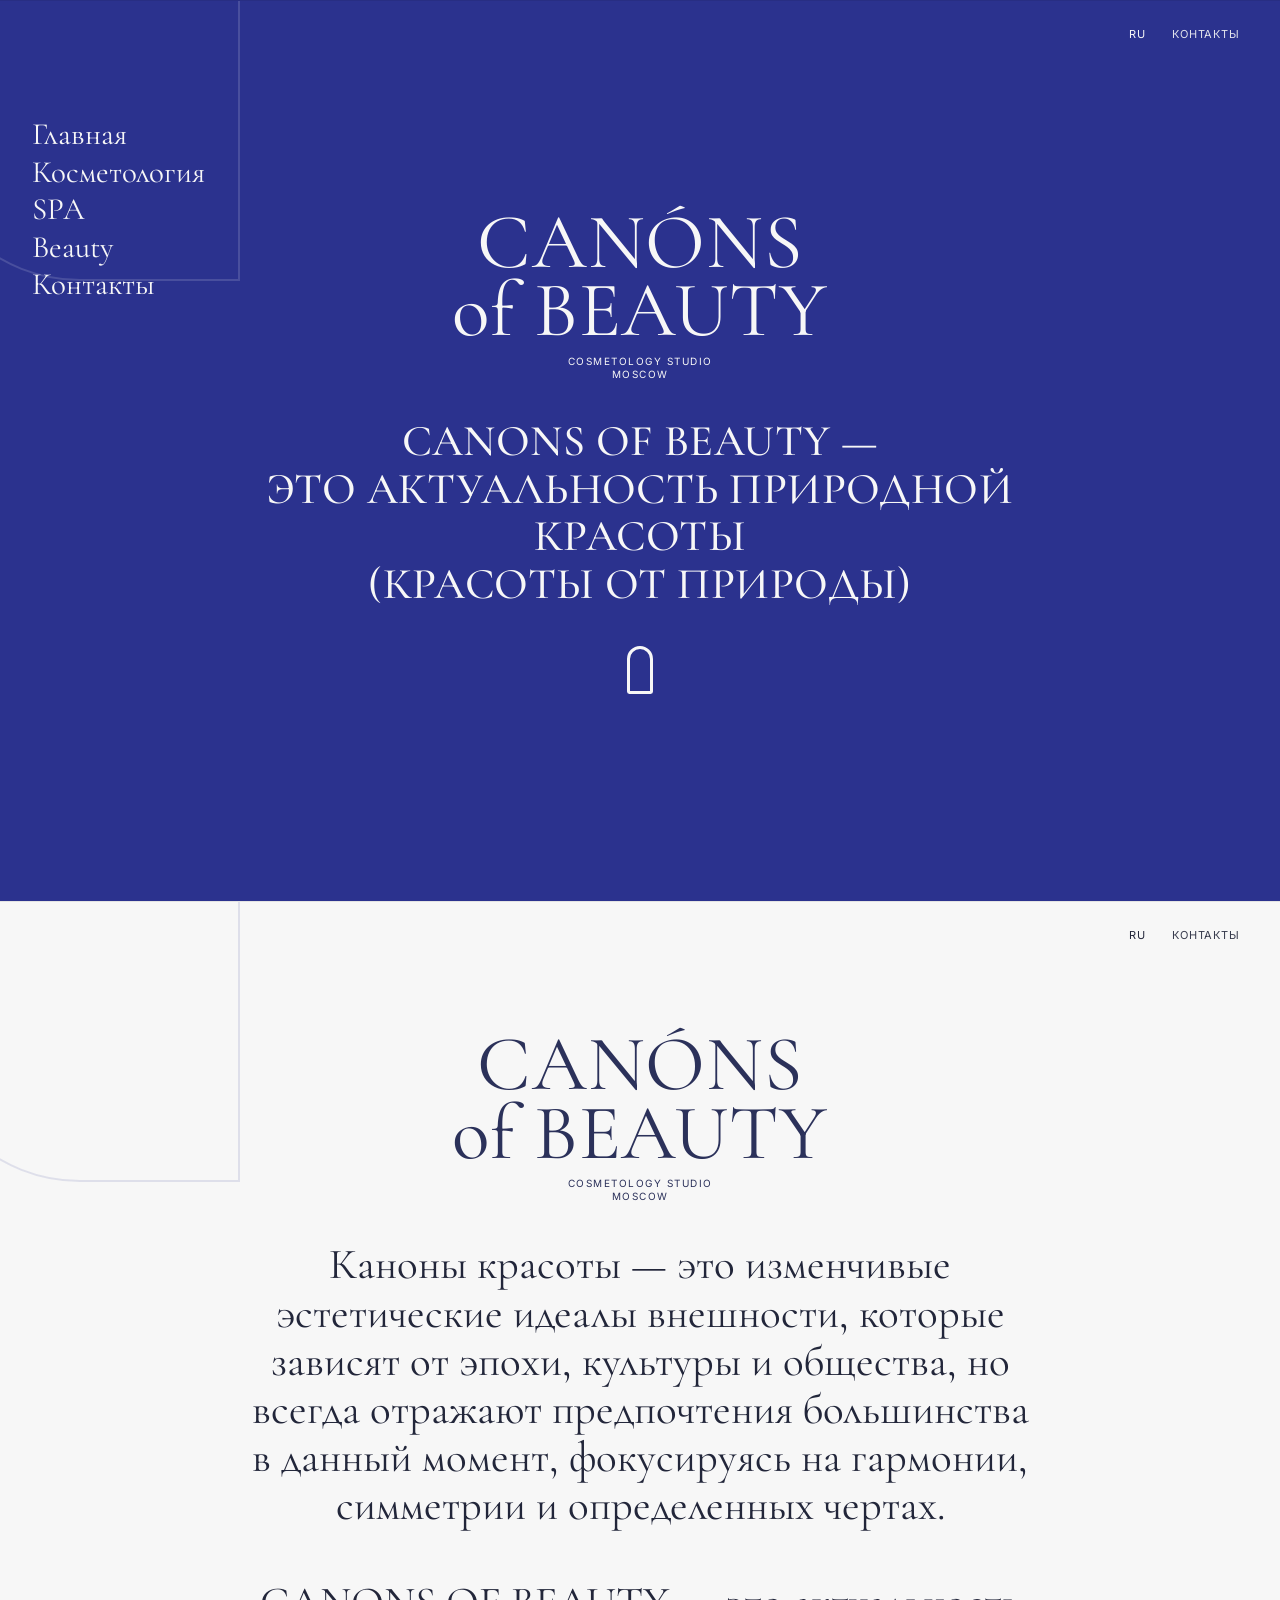
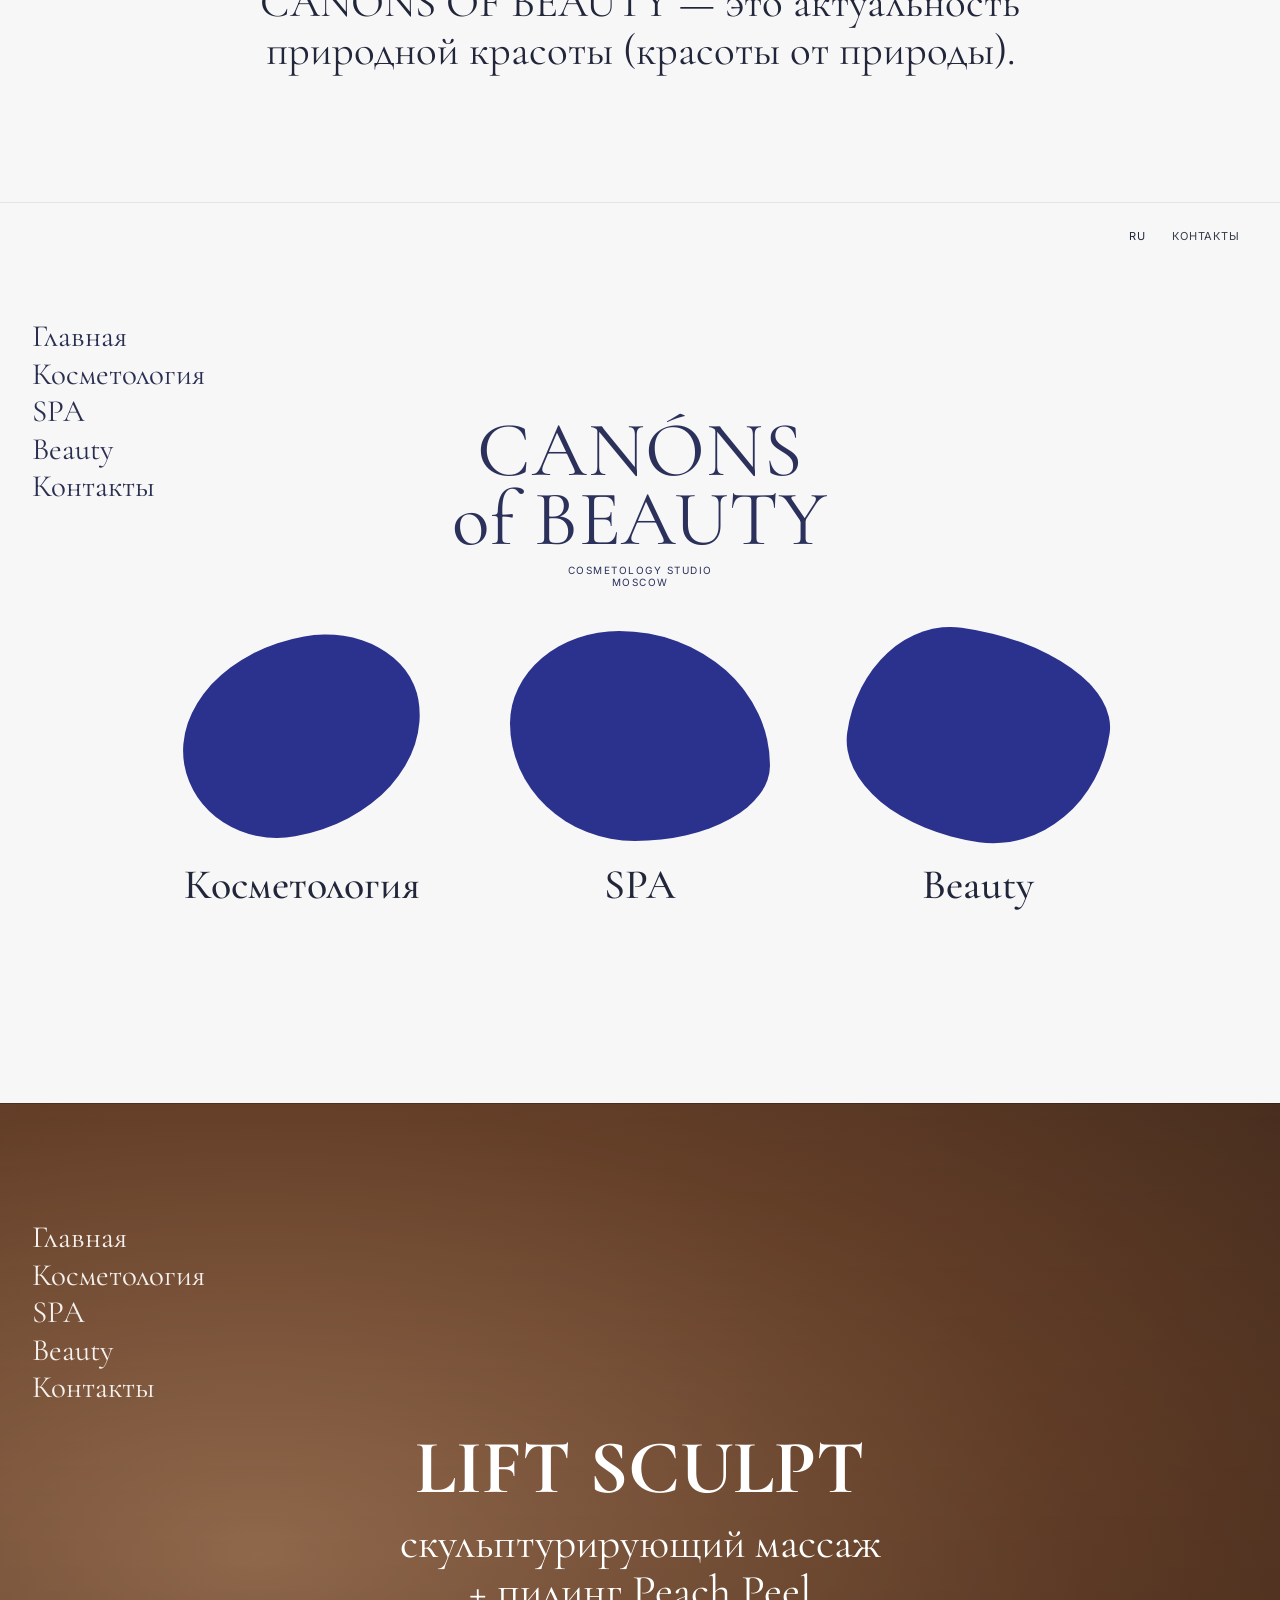
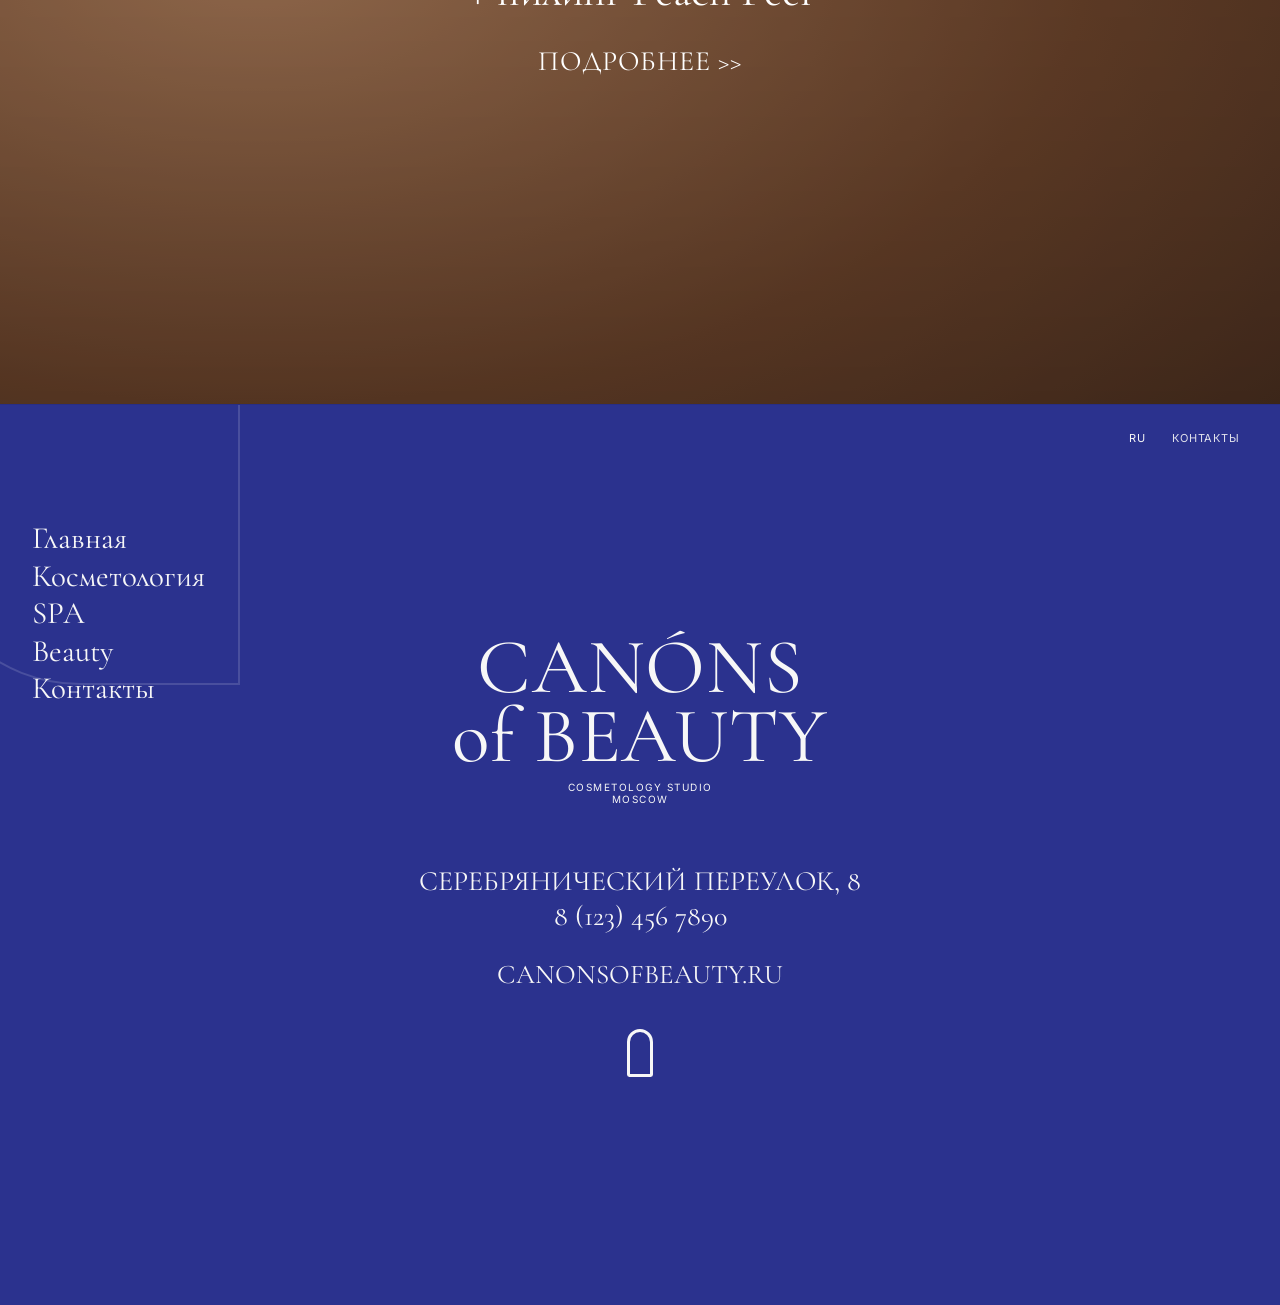
<file: index.html>
<!doctype html>
<html lang="ru">
<head>
  <meta charset="UTF-8" />
  <meta name="viewport" content="width=device-width,initial-scale=1" />
  <title>Canóns of Beauty</title>
  <link rel="preconnect" href="https://fonts.googleapis.com">
  <link rel="preconnect" href="https://fonts.gstatic.com" crossorigin>
  <link href="https://fonts.googleapis.com/css2?family=Cormorant+Garamond:wght@400;500;600;700&family=Inter:wght@300;400;500&display=swap" rel="stylesheet">
  <link rel="stylesheet" href="style.css" />
</head>
<body>

  <button class="burger" aria-label="Открыть меню" aria-expanded="false">
    <span></span><span></span><span></span>
  </button>

  <nav class="mobile-menu" aria-label="Мобильная навигация">
    <a href="#home">Главная</a>
    <a href="#cosmetology">Косметология</a>
    <a href="#spa">SPA</a>
    <a href="#beauty">Beauty</a>
    <a href="#contact">Контакты</a>
  </nav>

  <section id="home" class="screen screen-blue hero">
    <div class="arch"></div>
    <header class="topbar">
      <div class="lang">RU</div>
      <a class="contact-link" href="#contact">КОНТАКТЫ</a>
    </header>

    <aside class="side-nav">
      <a href="#home">Главная</a>
      <a href="#cosmetology">Косметология</a>
      <a href="#spa">SPA</a>
      <a href="#beauty">Beauty</a>
      <a href="#contact">Контакты</a>
    </aside>

    <div class="center-content">
      <div class="logo-block">
        <p class="logo-main">CANÓNS<br>of BEAUTY</p>
        <p class="logo-sub">COSMETOLOGY STUDIO<br>MOSCOW</p>
      </div>

      <h1>CANONS OF BEAUTY —<br>ЭТО АКТУАЛЬНОСТЬ ПРИРОДНОЙ КРАСОТЫ<br>(КРАСОТЫ ОТ ПРИРОДЫ)</h1>

      <div class="mark" aria-hidden="true"></div>
    </div>
  </section>

  <section class="screen screen-light manifesto">
    <div class="arch"></div>
    <header class="topbar light">
      <div class="lang">RU</div>
      <a class="contact-link" href="#contact">КОНТАКТЫ</a>
    </header>

    <div class="center-content narrow">
      <div class="logo-block dark">
        <p class="logo-main">CANÓNS<br>of BEAUTY</p>
        <p class="logo-sub">COSMETOLOGY STUDIO<br>MOSCOW</p>
      </div>

      <p class="manifesto-text">
        Каноны красоты — это изменчивые эстетические идеалы внешности,
        которые зависят от эпохи, культуры и общества,
        но всегда отражают предпочтения большинства в данный момент,
        фокусируясь на гармонии, симметрии и определенных чертах.<br><br>
        CANONS OF BEAUTY — это актуальность природной красоты
        (красоты от природы).
      </p>
    </div>
  </section>

  <section id="cosmetology" class="screen screen-light directions">
    <header class="topbar light">
      <div class="lang">RU</div>
      <a class="contact-link" href="#contact">КОНТАКТЫ</a>
    </header>

    <aside class="side-nav dark">
      <a href="#home">Главная</a>
      <a href="#cosmetology">Косметология</a>
      <a href="#spa">SPA</a>
      <a href="#beauty">Beauty</a>
      <a href="#contact">Контакты</a>
    </aside>

    <div class="center-content">
      <div class="logo-block dark compact">
        <p class="logo-main">CANÓNS<br>of BEAUTY</p>
        <p class="logo-sub">COSMETOLOGY STUDIO<br>MOSCOW</p>
      </div>

      <div class="blob-grid">
        <article>
          <div class="blob blob-a"></div>
          <h2>Косметология</h2>
        </article>
        <article>
          <div class="blob blob-b"></div>
          <h2>SPA</h2>
        </article>
        <article id="beauty">
          <div class="blob blob-c"></div>
          <h2>Beauty</h2>
        </article>
      </div>
    </div>
  </section>

  <section id="spa" class="screen treatment">
    <div class="overlay"></div>
    <aside class="side-nav">
      <a href="#home">Главная</a>
      <a href="#cosmetology">Косметология</a>
      <a href="#spa">SPA</a>
      <a href="#beauty">Beauty</a>
      <a href="#contact">Контакты</a>
    </aside>

    <div class="center-content">
      <h3>LIFT SCULPT</h3>
      <p>скульптурирующий массаж<br>+ пилинг Peach Peel</p>
      <a href="#contact" class="more">ПОДРОБНЕЕ &gt;&gt;</a>
    </div>
  </section>

  <footer id="contact" class="screen screen-blue footer">
    <div class="arch"></div>
    <header class="topbar">
      <div class="lang">RU</div>
      <a class="contact-link" href="#contact">КОНТАКТЫ</a>
    </header>

    <aside class="side-nav">
      <a href="#home">Главная</a>
      <a href="#cosmetology">Косметология</a>
      <a href="#spa">SPA</a>
      <a href="#beauty">Beauty</a>
      <a href="#contact">Контакты</a>
    </aside>

    <div class="center-content">
      <div class="logo-block">
        <p class="logo-main">CANÓNS<br>of BEAUTY</p>
        <p class="logo-sub">COSMETOLOGY STUDIO<br>MOSCOW</p>
      </div>

      <address>
        СЕРЕБРЯНИЧЕСКИЙ ПЕРЕУЛОК, 8<br>
        <a href="tel:+71234567890">8 (123) 456 7890</a>
      </address>

      <p class="domain">CANONSOFBEAUTY.RU</p>
      <div class="mark" aria-hidden="true"></div>
    </div>
  </footer>

  <script>
    const burger = document.querySelector('.burger');
    const navLinks = document.querySelectorAll('.side-nav a, .mobile-menu a');

    if (burger) {
      burger.addEventListener('click', () => {
        const isOpen = document.body.classList.toggle('menu-open');
        burger.setAttribute('aria-expanded', String(isOpen));
      });
    }

    navLinks.forEach((link) => {
      link.addEventListener('click', () => {
        document.body.classList.remove('menu-open');
        burger?.setAttribute('aria-expanded', 'false');
      });
    });
  </script>

</body>
</html>
</file>
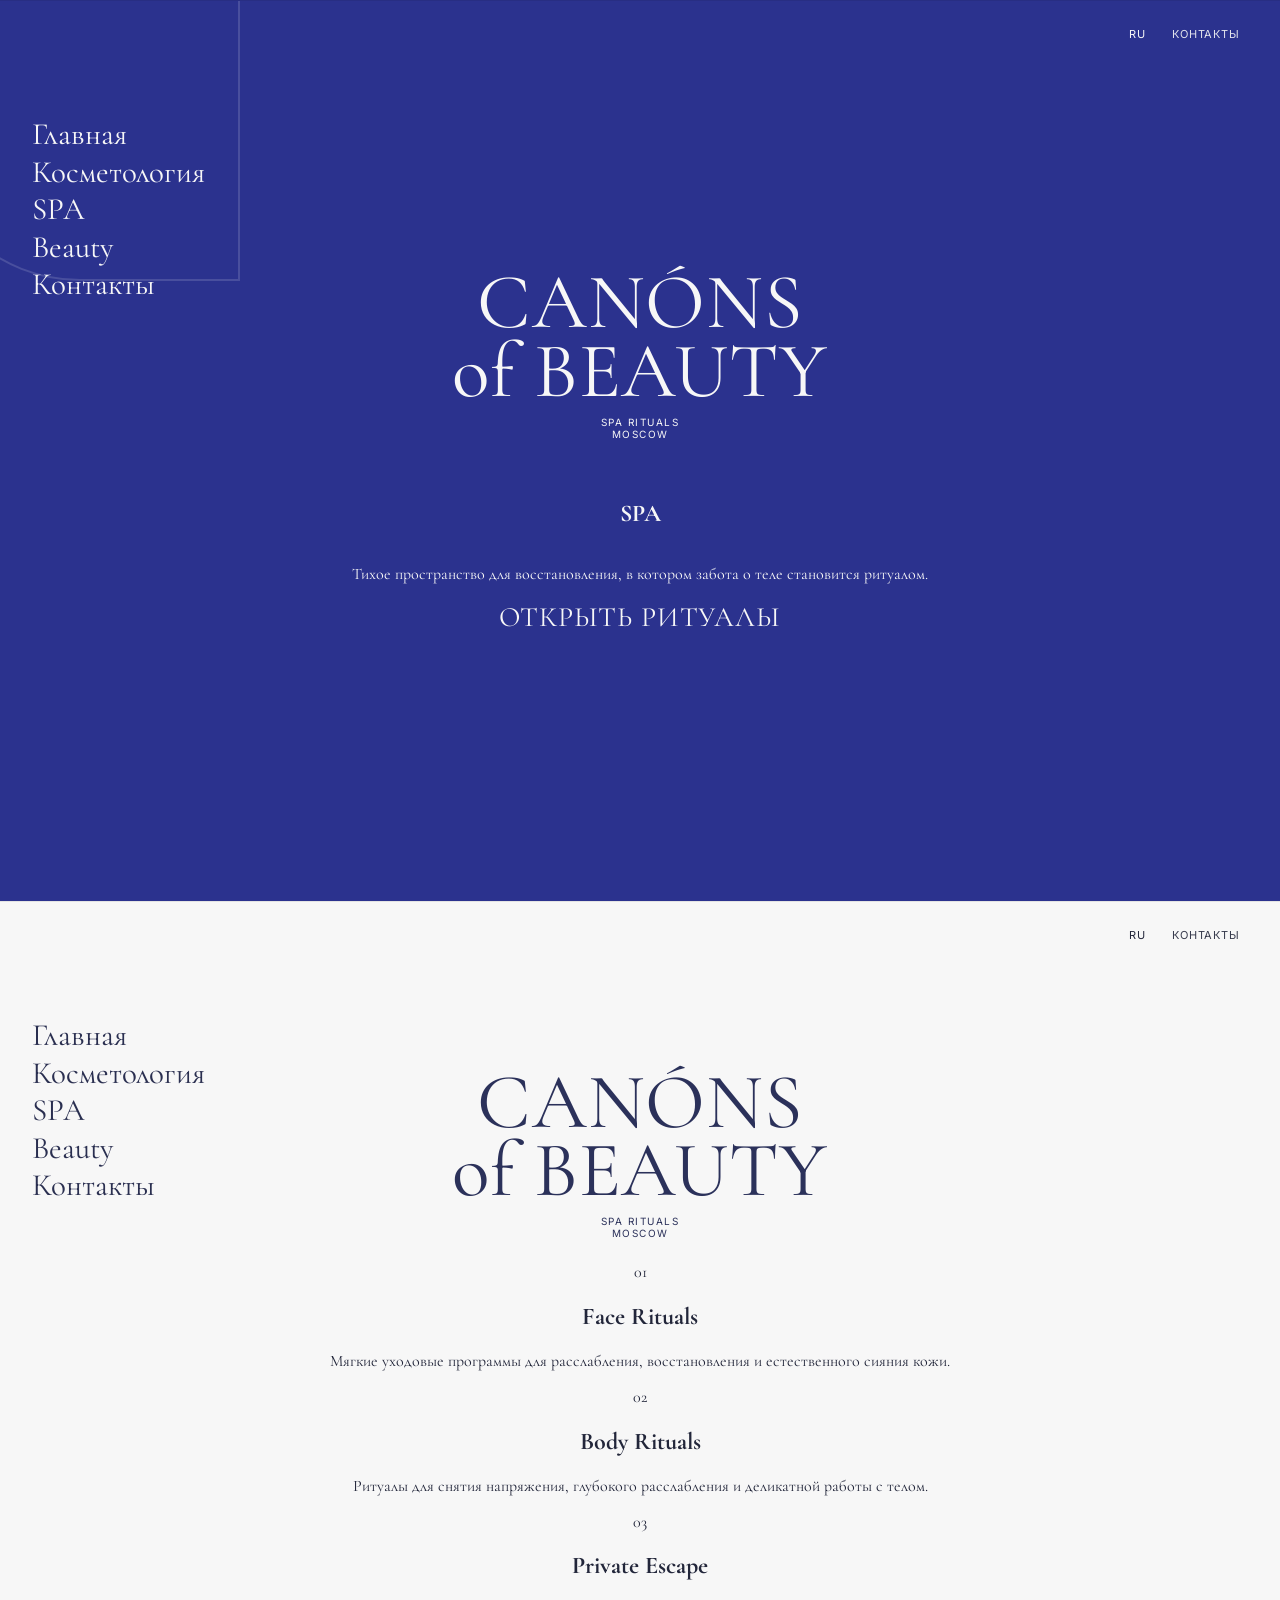
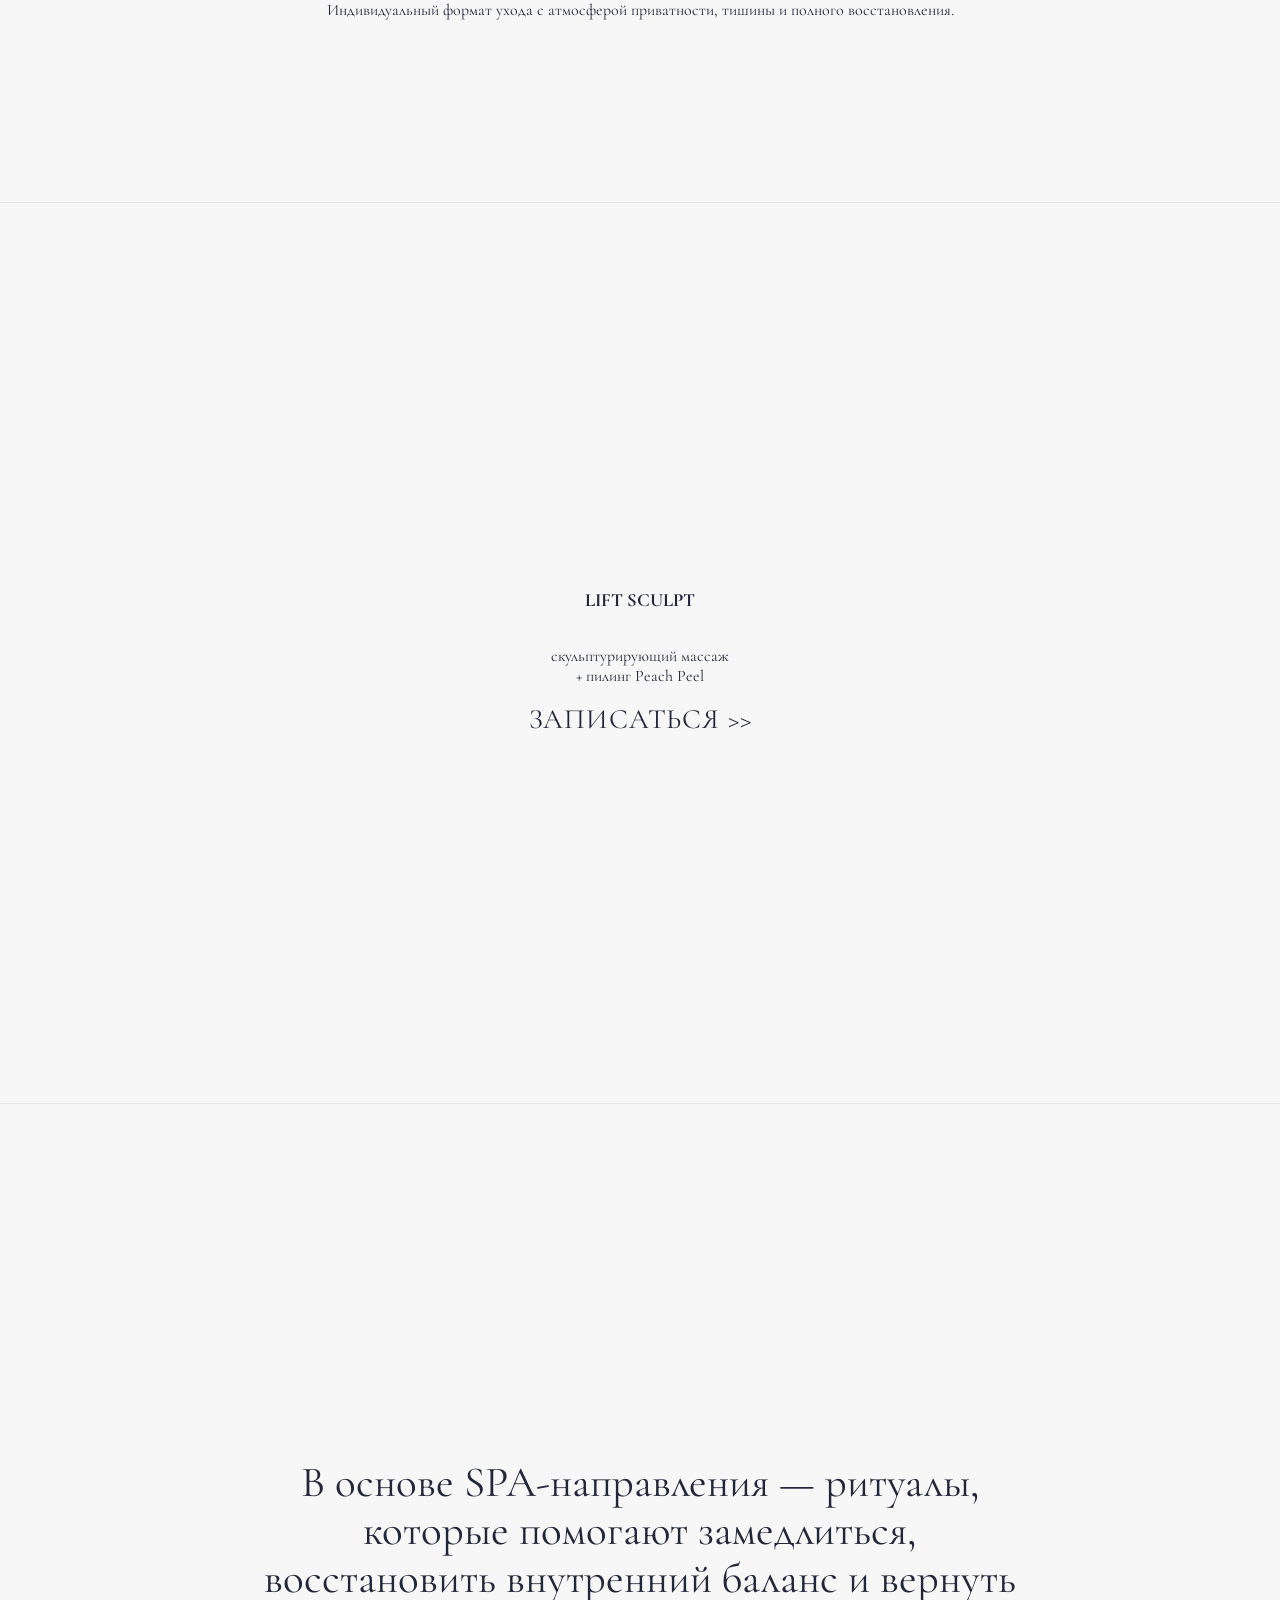
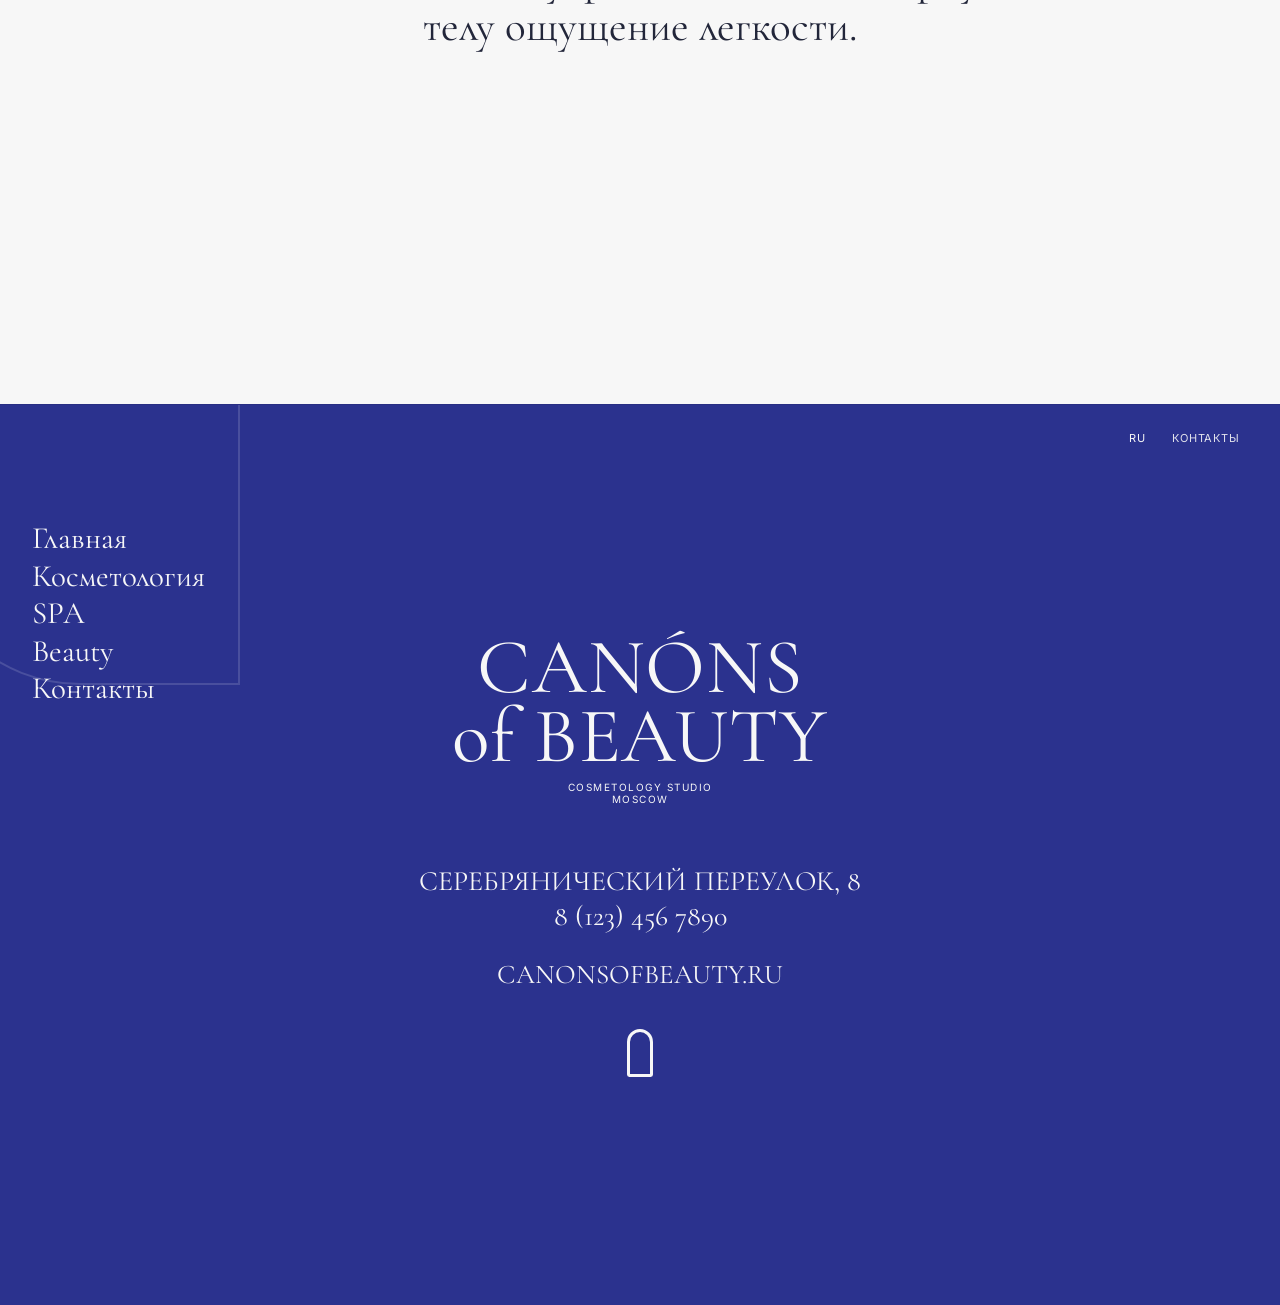
<file: spa.html>
<!doctype html>
<html lang="ru">
<head>
  <meta charset="UTF-8" />
  <meta name="viewport" content="width=device-width,initial-scale=1" />
  <title>SPA — Canóns of Beauty</title>
  <link rel="preconnect" href="https://fonts.googleapis.com">
  <link rel="preconnect" href="https://fonts.gstatic.com" crossorigin>
  <link href="https://fonts.googleapis.com/css2?family=Cormorant+Garamond:wght@400;500;600;700&family=Inter:wght@300;400;500&display=swap" rel="stylesheet">
  <link rel="stylesheet" href="style.css" />
</head>
<body>
  <button class="burger burger-dark" aria-label="Открыть меню" aria-expanded="false">
    <span></span><span></span><span></span>
  </button>

  <nav class="mobile-menu" aria-label="Мобильная навигация">
    <a href="./index.html#home">Главная</a>
    <a href="./index.html#cosmetology">Косметология</a>
    <a href="./spa.html">SPA</a>
    <a href="./index.html#beauty">Beauty</a>
    <a href="#contact">Контакты</a>
  </nav>

  <section class="screen screen-blue spa-hero">
    <div class="arch"></div>
    <header class="topbar">
      <div class="lang">RU</div>
      <a class="contact-link" href="#contact">КОНТАКТЫ</a>
    </header>

    <aside class="side-nav">
      <a href="./index.html#home">Главная</a>
      <a href="./index.html#cosmetology">Косметология</a>
      <a href="./spa.html">SPA</a>
      <a href="./index.html#beauty">Beauty</a>
      <a href="#contact">Контакты</a>
    </aside>

    <div class="center-content spa-intro">
      <div class="logo-block">
        <p class="logo-main">CANÓNS<br>of BEAUTY</p>
        <p class="logo-sub">SPA RITUALS<br>MOSCOW</p>
      </div>
      <h1>SPA</h1>
      <p class="spa-lead">Тихое пространство для восстановления, в котором забота о теле становится ритуалом.</p>
      <a href="#rituals" class="more">ОТКРЫТЬ РИТУАЛЫ</a>
    </div>
  </section>

  <section id="rituals" class="screen screen-light spa-grid-section">
    <header class="topbar light">
      <div class="lang">RU</div>
      <a class="contact-link" href="#contact">КОНТАКТЫ</a>
    </header>

    <aside class="side-nav dark">
      <a href="./index.html#home">Главная</a>
      <a href="./index.html#cosmetology">Косметология</a>
      <a href="./spa.html">SPA</a>
      <a href="./index.html#beauty">Beauty</a>
      <a href="#contact">Контакты</a>
    </aside>

    <div class="center-content spa-grid-wrap">
      <div class="logo-block dark compact">
        <p class="logo-main">CANÓNS<br>of BEAUTY</p>
        <p class="logo-sub">SPA RITUALS<br>MOSCOW</p>
      </div>

      <div class="spa-grid">
        <article class="spa-card">
          <span class="spa-number">01</span>
          <h2>Face Rituals</h2>
          <p>Мягкие уходовые программы для расслабления, восстановления и естественного сияния кожи.</p>
        </article>
        <article class="spa-card">
          <span class="spa-number">02</span>
          <h2>Body Rituals</h2>
          <p>Ритуалы для снятия напряжения, глубокого расслабления и деликатной работы с телом.</p>
        </article>
        <article class="spa-card">
          <span class="spa-number">03</span>
          <h2>Private Escape</h2>
          <p>Индивидуальный формат ухода с атмосферой приватности, тишины и полного восстановления.</p>
        </article>
      </div>
    </div>
  </section>

  <section class="screen spa-ritual-banner">
    <aside class="side-nav">
      <a href="./index.html#home">Главная</a>
      <a href="./index.html#cosmetology">Косметология</a>
      <a href="./spa.html">SPA</a>
      <a href="./index.html#beauty">Beauty</a>
      <a href="#contact">Контакты</a>
    </aside>

    <div class="center-content">
      <h3>LIFT SCULPT</h3>
      <p>скульптурирующий массаж<br>+ пилинг Peach Peel</p>
      <a href="#contact" class="more">ЗАПИСАТЬСЯ &gt;&gt;</a>
    </div>
  </section>

  <section class="screen screen-light spa-philosophy">
    <div class="center-content narrow">
      <p class="manifesto-text small">
        В основе SPA-направления — ритуалы, которые помогают замедлиться, восстановить внутренний баланс и вернуть телу ощущение легкости.
      </p>
    </div>
  </section>

  <footer id="contact" class="screen screen-blue footer">
    <div class="arch"></div>
    <header class="topbar">
      <div class="lang">RU</div>
      <a class="contact-link" href="#contact">КОНТАКТЫ</a>
    </header>

    <aside class="side-nav">
      <a href="./index.html#home">Главная</a>
      <a href="./index.html#cosmetology">Косметология</a>
      <a href="./spa.html">SPA</a>
      <a href="./index.html#beauty">Beauty</a>
      <a href="#contact">Контакты</a>
    </aside>

    <div class="center-content">
      <div class="logo-block">
        <p class="logo-main">CANÓNS<br>of BEAUTY</p>
        <p class="logo-sub">COSMETOLOGY STUDIO<br>MOSCOW</p>
      </div>

      <address>
        СЕРЕБРЯНИЧЕСКИЙ ПЕРЕУЛОК, 8<br>
        <a href="tel:+71234567890">8 (123) 456 7890</a>
      </address>

      <p class="domain">CANONSOFBEAUTY.RU</p>
      <div class="mark" aria-hidden="true"></div>
    </div>
  </footer>

  <script>
    const burger = document.querySelector('.burger');
    const navLinks = document.querySelectorAll('.side-nav a, .mobile-menu a');

    if (burger) {
      burger.addEventListener('click', () => {
        const isOpen = document.body.classList.toggle('menu-open');
        burger.setAttribute('aria-expanded', String(isOpen));
      });
    }

    navLinks.forEach((link) => {
      link.addEventListener('click', () => {
        document.body.classList.remove('menu-open');
        burger?.setAttribute('aria-expanded', 'false');
      });
    });
  </script>
</body>
</html>
</file>
<file: style.css>
:root{
  --blue:#2b328e;
  --blue-dark:#242b79;
  --white:#f7f7f7;
  --ink:#22263a;
  --taupe:#bdb6b2;
}

*{box-sizing:border-box}
html,body{margin:0;padding:0}
body{
  font-family:'Cormorant Garamond',serif;
  background:var(--white);
  color:var(--ink);
}

a{color:inherit}

.burger{
  display:none;
}

.mobile-menu{
  display:none;
}

.screen{
  position:relative;
  min-height:100vh;
  overflow:hidden;
  border-top:1px solid rgba(0,0,0,.08);
}

.screen-blue{background:var(--blue); color:var(--white)}
.screen-light{background:var(--white); color:var(--ink)}

.topbar{
  position:absolute;
  top:26px;
  right:40px;
  display:flex;
  align-items:center;
  gap:26px;
  z-index:4;
  font-family:'Inter',sans-serif;
  font-size:11px;
  letter-spacing:.08em;
}
.topbar .contact-link{text-decoration:none;opacity:.9}

.side-nav{
  position:absolute;
  left:32px;
  top:118px;
  z-index:4;
  display:grid;
  gap:6px;
}
.side-nav a{
  text-decoration:none;
  font-size:31px;
  line-height:1.02;
  color:var(--white);
}
.side-nav.dark a{color:#2a2f50}

.center-content{
  width:min(920px,78vw);
  margin:0 auto;
  min-height:100vh;
  display:flex;
  flex-direction:column;
  align-items:center;
  justify-content:center;
  text-align:center;
  padding:90px 20px;
}
.center-content.narrow{width:min(840px,84vw)}

.logo-block{margin-bottom:38px}
.logo-main{
  margin:0;
  font-size:78px;
  line-height:.88;
  letter-spacing:.01em;
}
.logo-sub{
  margin:10px 0 0;
  font-family:'Inter',sans-serif;
  font-size:10px;
  line-height:1.25;
  letter-spacing:.15em;
}
.logo-block.dark{color:#2b315a}
.logo-block.compact{margin-bottom:22px}

.hero h1{
  margin:0;
  font-size:44px;
  line-height:1.08;
  letter-spacing:.01em;
  text-transform:uppercase;
  font-weight:500;
}

.mark{
  width:26px;
  height:48px;
  border:3px solid currentColor;
  border-radius:16px 16px 3px 3px;
  margin-top:38px;
}

.arch{
  position:absolute;
  left:-80px;
  top:-40px;
  width:320px;
  height:320px;
  border:2px solid rgba(255,255,255,.14);
  border-radius:220px 220px 0 0;
  transform:rotate(-90deg);
}
.screen-light .arch{border-color:rgba(43,50,142,.12)}

.manifesto-text{
  max-width:780px;
  margin:0;
  font-size:43px;
  line-height:1.12;
}

.directions .center-content{padding-top:110px}
.blob-grid{
  margin-top:20px;
  width:min(980px,88vw);
  display:grid;
  grid-template-columns:repeat(3,1fr);
  gap:34px;
}
.blob-grid article{display:grid;justify-items:center;gap:18px}
.blob-grid h2{
  margin:0;
  font-size:42px;
  font-weight:500;
}

.blob{
  width:260px;
  height:210px;
  background:var(--blue);
}
.blob-a{
  border-radius:58% 42% 60% 40% / 54% 42% 58% 46%;
  transform:rotate(-10deg) scale(.93);
}
.blob-b{
  border-radius:42% 58% 52% 48% / 44% 64% 36% 56%;
}
.blob-c{
  border-radius:38% 62% 44% 56% / 57% 40% 60% 43%;
  transform:rotate(8deg);
}

.treatment{
  background:
    linear-gradient(rgba(0,0,0,.18),rgba(0,0,0,.32)),
    radial-gradient(130% 100% at 20% 50%, #bf8a64 0, #7b4d31 50%, #40291d 100%);
  color:#fff;
}
.treatment .side-nav a{color:#f5f1ee}
.treatment .center-content h3{
  margin:0;
  font-size:76px;
  line-height:1;
}
.treatment .center-content p{
  margin:14px 0 28px;
  font-size:44px;
  line-height:1.08;
}
.more{
  text-decoration:none;
  font-size:28px;
  letter-spacing:.03em;
}

.footer address{
  font-style:normal;
  font-size:28px;
  line-height:1.25;
  margin:20px 0 12px;
}
.footer address a{text-decoration:none}
.domain{font-size:27px;margin:12px 0 0}

@media (max-width: 1100px){
  .side-nav a{font-size:24px}
  .logo-main{font-size:62px}
  .hero h1{font-size:36px}
  .manifesto-text{font-size:35px}
  .blob{width:210px;height:170px}
  .blob-grid h2{font-size:32px}
  .treatment .center-content h3{font-size:56px}
  .treatment .center-content p{font-size:33px}
}

@media (max-width: 760px){
  .screen{min-height:auto}
  .topbar{right:56px;top:14px;font-size:10px;gap:14px}

  .burger{
    position:fixed;
    top:12px;
    right:14px;
    width:36px;
    height:30px;
    border:0;
    background:transparent;
    display:grid;
    gap:5px;
    align-content:center;
    justify-items:stretch;
    z-index:30;
    cursor:pointer;
    padding:0;
  }
  .burger span{
    height:2px;
    background:currentColor;
    border-radius:2px;
    transition:transform .2s ease, opacity .2s ease;
  }
  .burger{color:#fff}

  body.menu-open .burger span:nth-child(1){transform:translateY(7px) rotate(45deg)}
  body.menu-open .burger span:nth-child(2){opacity:0}
  body.menu-open .burger span:nth-child(3){transform:translateY(-7px) rotate(-45deg)}

  .side-nav{display:none !important}

  .mobile-menu{
    position:fixed;
    inset:0;
    display:none;
    flex-direction:column;
    gap:14px;
    justify-content:center;
    align-items:center;
    background:rgba(17,21,50,.94);
    padding:24px;
    margin:0;
    z-index:20;
  }
  body.menu-open .mobile-menu{display:flex}
  .mobile-menu a{
    text-decoration:none;
    font-size:30px;
    color:#fff;
  }

  .center-content{
    min-height:auto;
    width:min(96vw,540px);
    padding:34px 16px 64px;
  }

  .logo-main{font-size:52px}
  .logo-sub{font-size:9px}
  .hero h1{font-size:28px}
  .manifesto-text{font-size:28px}

  .blob-grid{grid-template-columns:1fr;gap:26px}
  .blob{width:220px;height:180px}

  .treatment .center-content{padding-top:42px}
  .treatment .center-content h3{font-size:52px}
  .treatment .center-content p{font-size:30px}
  .more{font-size:24px}

  .footer address,.domain{font-size:23px}
}
</file>
